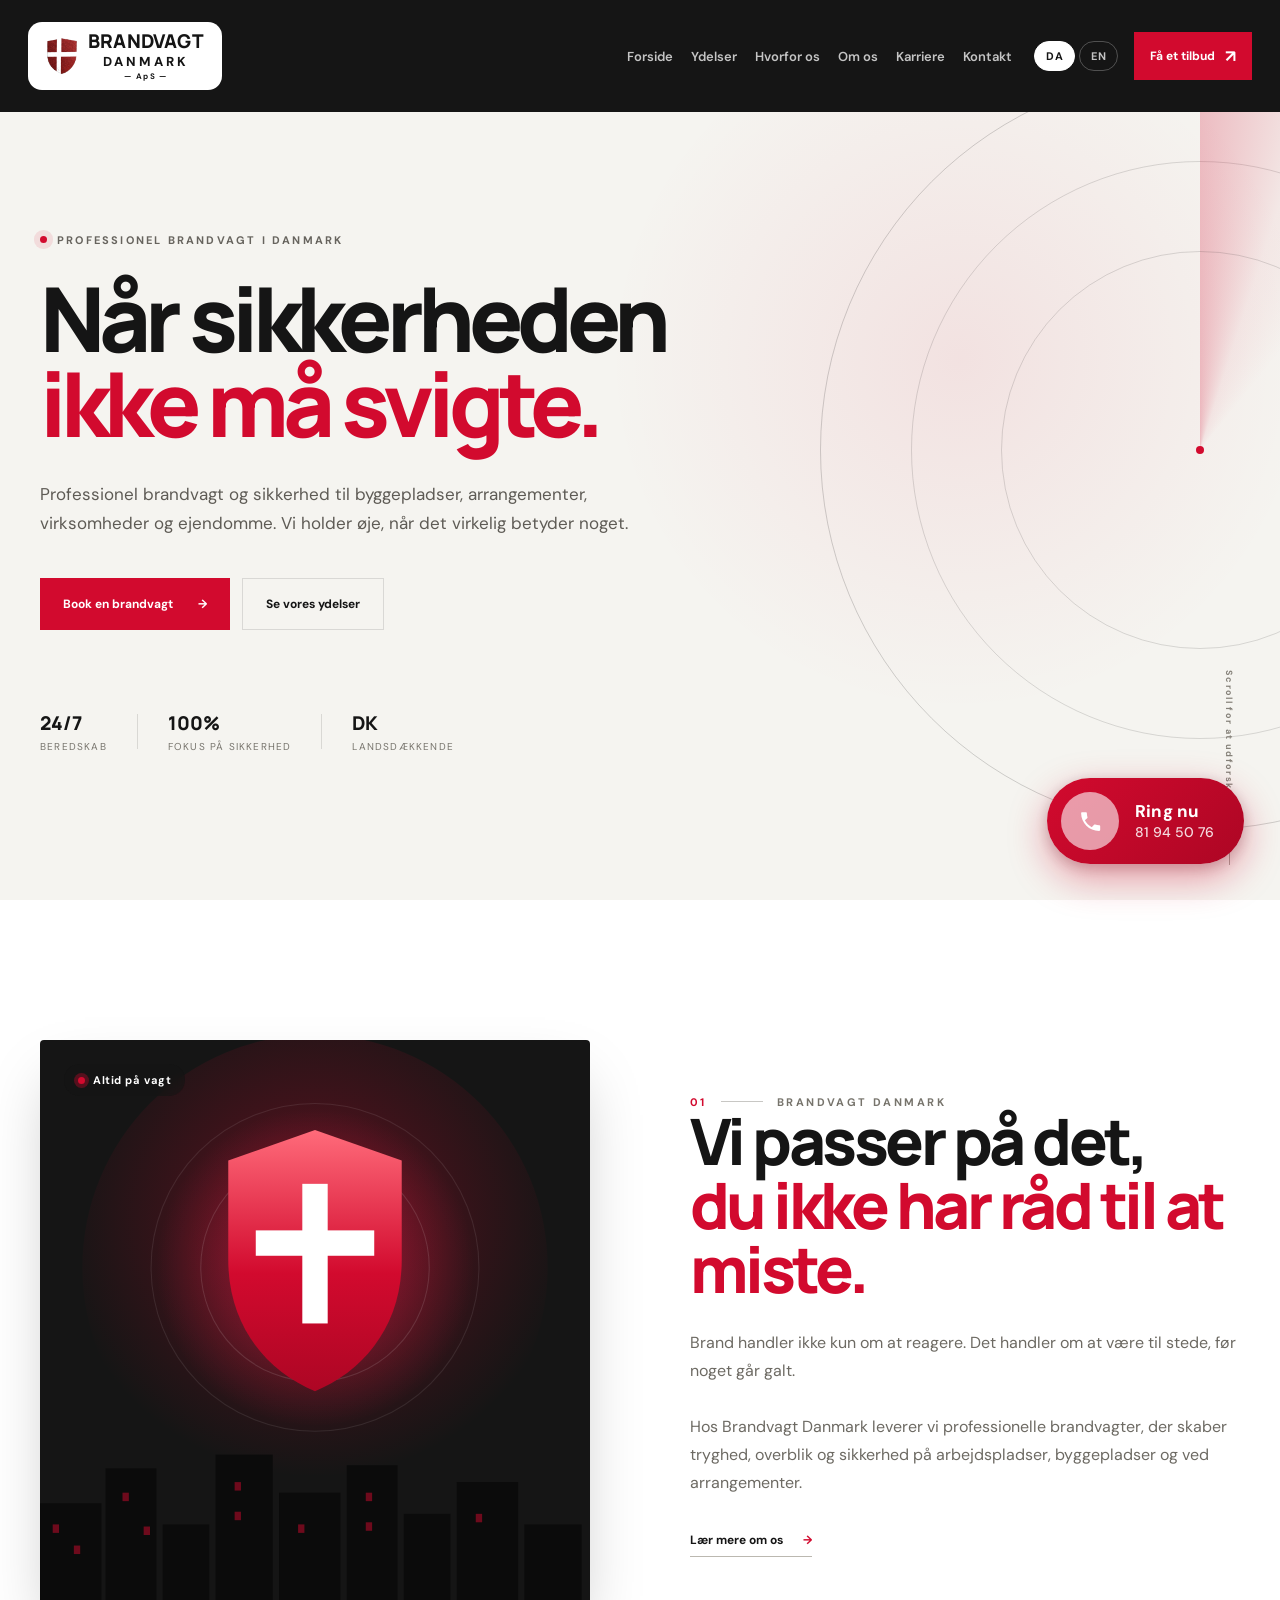
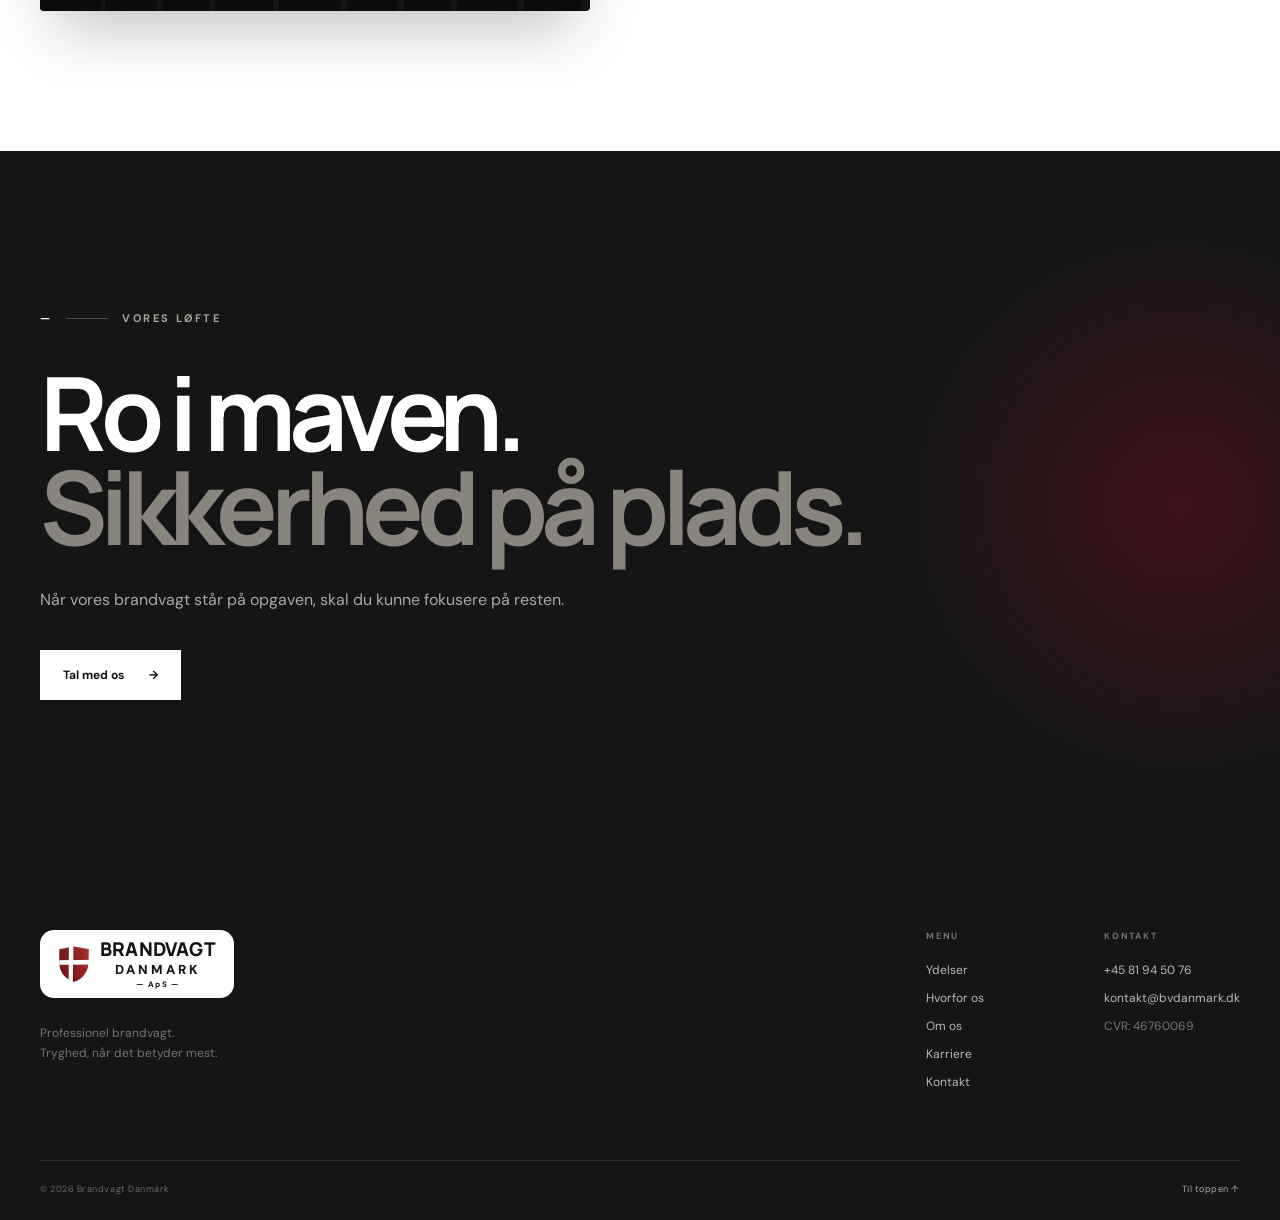
<file: index.html>
<!DOCTYPE html>
<html lang="da">
<head>
  <meta charset="UTF-8" />

  <meta
    name="viewport"
    content="width=device-width, initial-scale=1.0"
  />

  <meta
    name="description"
    content="Brandvagt Danmark – professionel brandvagt og sikkerhed i Danmark."
  />

  <meta name="keywords" content="brandvagt, brandvagt Danmark, brandvagtordning, brandvagt byggeplads, brandvagt events, brandvagt pris, bygningsreglementet brandvagt" />
  <meta name="robots" content="index, follow" />
  <meta name="author" content="Brandvagt Danmark ApS" />
  <link rel="canonical" href="https://bvdanmark.dk/" />

  <meta property="og:title" content="Brandvagt Danmark | Professionel Brandvagt" />
  <meta property="og:description" content="Brandvagt Danmark – professionel brandvagt og sikkerhed i Danmark." />
  <meta property="og:image" content="https://bvdanmark.dk/assets/brandvagt-logo.png" />
  <meta property="og:url" content="https://bvdanmark.dk/" />
  <meta property="og:locale" content="da_DK" />
  <meta property="og:type" content="website" />
  <meta name="twitter:card" content="summary_large_image" />
  <meta name="theme-color" content="#151515" />

  <link rel="icon" type="image/png" sizes="32x32" href="/assets/favicon-32.png?v=1" />
  <link rel="icon" type="image/png" sizes="16x16" href="/assets/favicon-16.png?v=1" />
  <link rel="icon" type="image/svg+xml" href="/assets/favicon.svg?v=2" />
  <link rel="apple-touch-icon" href="/assets/apple-touch-icon.png?v=1" />
  <link rel="preconnect" href="https://fonts.googleapis.com" />
  <link rel="preconnect" href="https://fonts.gstatic.com" crossorigin />
  <link rel="stylesheet" href="/src/styles.css" />

  <title>Brandvagt Danmark | Professionel Brandvagt i Hele Danmark</title>

  <!-- Secure Privacy consent banner (CMP) -->
  <script src="https://app.secureprivacy.ai/script/6aac17761266cf57bf0d7a5b.js"></script>

  <!-- Google tag (gtag.js) -->
  <script async src="https://www.googletagmanager.com/gtag/js?id=G-7GGMCPCW8L"></script>
  <script>
    window.dataLayer = window.dataLayer || [];
    function gtag(){dataLayer.push(arguments);}
    gtag('js', new Date());

    gtag('config', 'G-7GGMCPCW8L');
  </script>

  <!-- Structured data: LocalBusiness -->
  <script type="application/ld+json">
  {
    "@context": "https://schema.org",
    "@type": "LocalBusiness",
    "@id": "https://bvdanmark.dk/#organization",
    "name": "Brandvagt Danmark",
    "legalName": "Brandvagt Danmark ApS",
    "alternateName": "BV Danmark",
    "url": "https://bvdanmark.dk/",
    "logo": "https://bvdanmark.dk/assets/brandvagt-logo.png",
    "image": "https://bvdanmark.dk/assets/brandvagt-logo.png",
    "description": "Professionel brandvagt og brandvagtordning til byggepladser, events, ejendomme og virksomheder i hele Danmark.",
    "telephone": "+4581945076",
    "email": "kontakt@bvdanmark.dk",
    "vatID": "DK46760069",
    "priceRange": "$$",
    "address": {
      "@type": "PostalAddress",
      "streetAddress": "Bindeledet 19",
      "postalCode": "2880",
      "addressLocality": "København",
      "addressCountry": "DK"
    },
    "areaServed": {
      "@type": "Country",
      "name": "Denmark"
    },
    "aggregateRating": {
      "@type": "AggregateRating",
      "ratingValue": "5.0",
      "reviewCount": "2"
    },
    "openingHoursSpecification": {
      "@type": "OpeningHoursSpecification",
      "dayOfWeek": [
        "Monday","Tuesday","Wednesday","Thursday","Friday","Saturday","Sunday"
      ],
      "opens": "00:00",
      "closes": "23:59"
    },
    "sameAs": []
  }
  </script>
</head>

<body>

  <div id="app"></div>

  <script type="module" src="/src/app.js"></script>

</body>
</html>
</file>
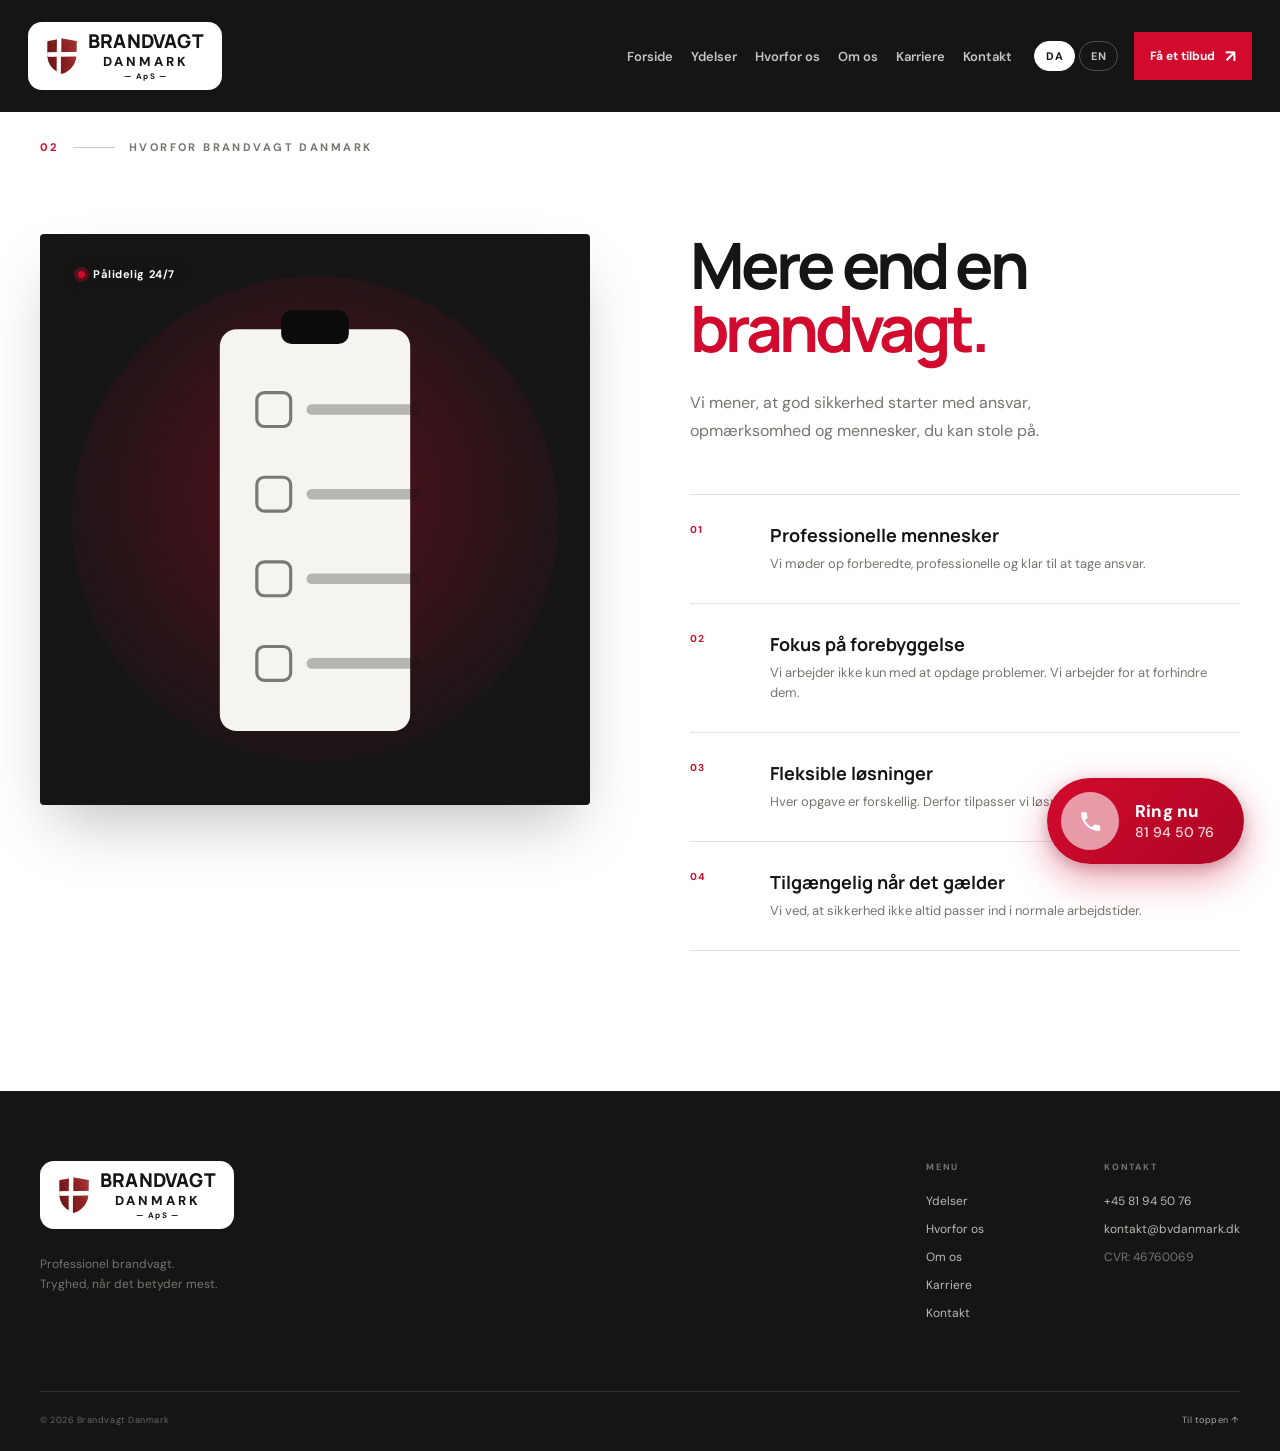
<file: hvorfor-os.html>
<!DOCTYPE html>
<html lang="da">
<head>
  <meta charset="UTF-8" />

  <meta
    name="viewport"
    content="width=device-width, initial-scale=1.0"
  />

  <meta
    name="description"
    content="Hvorfor vælge Brandvagt Danmark? Professionelle mennesker, fokus på forebyggelse og fleksible løsninger."
  />

  <meta name="keywords" content="brandvagt, brandvagt Danmark, brandvagtordning, brandvagt byggeplads, brandvagt events, brandvagt pris, bygningsreglementet brandvagt" />
  <meta name="robots" content="index, follow" />
  <meta name="author" content="Brandvagt Danmark ApS" />
  <link rel="canonical" href="https://bvdanmark.dk/hvorfor-os" />

  <meta property="og:title" content="Hvorfor os | Brandvagt Danmark" />
  <meta property="og:description" content="Hvorfor vælge Brandvagt Danmark? Professionelle mennesker, fokus på forebyggelse og fleksible løsninger." />
  <meta property="og:image" content="https://bvdanmark.dk/assets/brandvagt-logo.png" />
  <meta property="og:url" content="https://bvdanmark.dk/hvorfor-os" />
  <meta property="og:locale" content="da_DK" />
  <meta property="og:type" content="website" />
  <meta name="twitter:card" content="summary_large_image" />
  <meta name="theme-color" content="#151515" />

  <link rel="icon" type="image/png" sizes="32x32" href="/assets/favicon-32.png?v=1" />
  <link rel="icon" type="image/png" sizes="16x16" href="/assets/favicon-16.png?v=1" />
  <link rel="icon" type="image/svg+xml" href="/assets/favicon.svg?v=2" />
  <link rel="apple-touch-icon" href="/assets/apple-touch-icon.png?v=1" />
  <link rel="preconnect" href="https://fonts.googleapis.com" />
  <link rel="preconnect" href="https://fonts.gstatic.com" crossorigin />
  <link rel="stylesheet" href="/src/styles.css" />

  <title>Hvorfor os | Brandvagt Danmark</title>

  <!-- Secure Privacy consent banner (CMP) -->
  <script src="https://app.secureprivacy.ai/script/6aac17761266cf57bf0d7a5b.js"></script>

  <!-- Google tag (gtag.js) -->
  <script async src="https://www.googletagmanager.com/gtag/js?id=G-7GGMCPCW8L"></script>
  <script>
    window.dataLayer = window.dataLayer || [];
    function gtag(){dataLayer.push(arguments);}
    gtag('js', new Date());

    gtag('config', 'G-7GGMCPCW8L');
  </script>

  <!-- Structured data: LocalBusiness -->
  <script type="application/ld+json">
  {
    "@context": "https://schema.org",
    "@type": "LocalBusiness",
    "@id": "https://bvdanmark.dk/#organization",
    "name": "Brandvagt Danmark",
    "legalName": "Brandvagt Danmark ApS",
    "alternateName": "BV Danmark",
    "url": "https://bvdanmark.dk/",
    "logo": "https://bvdanmark.dk/assets/brandvagt-logo.png",
    "image": "https://bvdanmark.dk/assets/brandvagt-logo.png",
    "description": "Professionel brandvagt og brandvagtordning til byggepladser, events, ejendomme og virksomheder i hele Danmark.",
    "telephone": "+4581945076",
    "email": "kontakt@bvdanmark.dk",
    "vatID": "DK46760069",
    "priceRange": "$$",
    "address": {
      "@type": "PostalAddress",
      "streetAddress": "Bindeledet 19",
      "postalCode": "2880",
      "addressLocality": "København",
      "addressCountry": "DK"
    },
    "areaServed": {
      "@type": "Country",
      "name": "Denmark"
    },
    "aggregateRating": {
      "@type": "AggregateRating",
      "ratingValue": "5.0",
      "reviewCount": "2"
    },
    "openingHoursSpecification": {
      "@type": "OpeningHoursSpecification",
      "dayOfWeek": [
        "Monday","Tuesday","Wednesday","Thursday","Friday","Saturday","Sunday"
      ],
      "opens": "00:00",
      "closes": "23:59"
    },
    "sameAs": []
  }
  </script>
</head>

<body>

  <div id="app"></div>

  <script type="module" src="/src/app.js"></script>

</body>
</html>
</file>
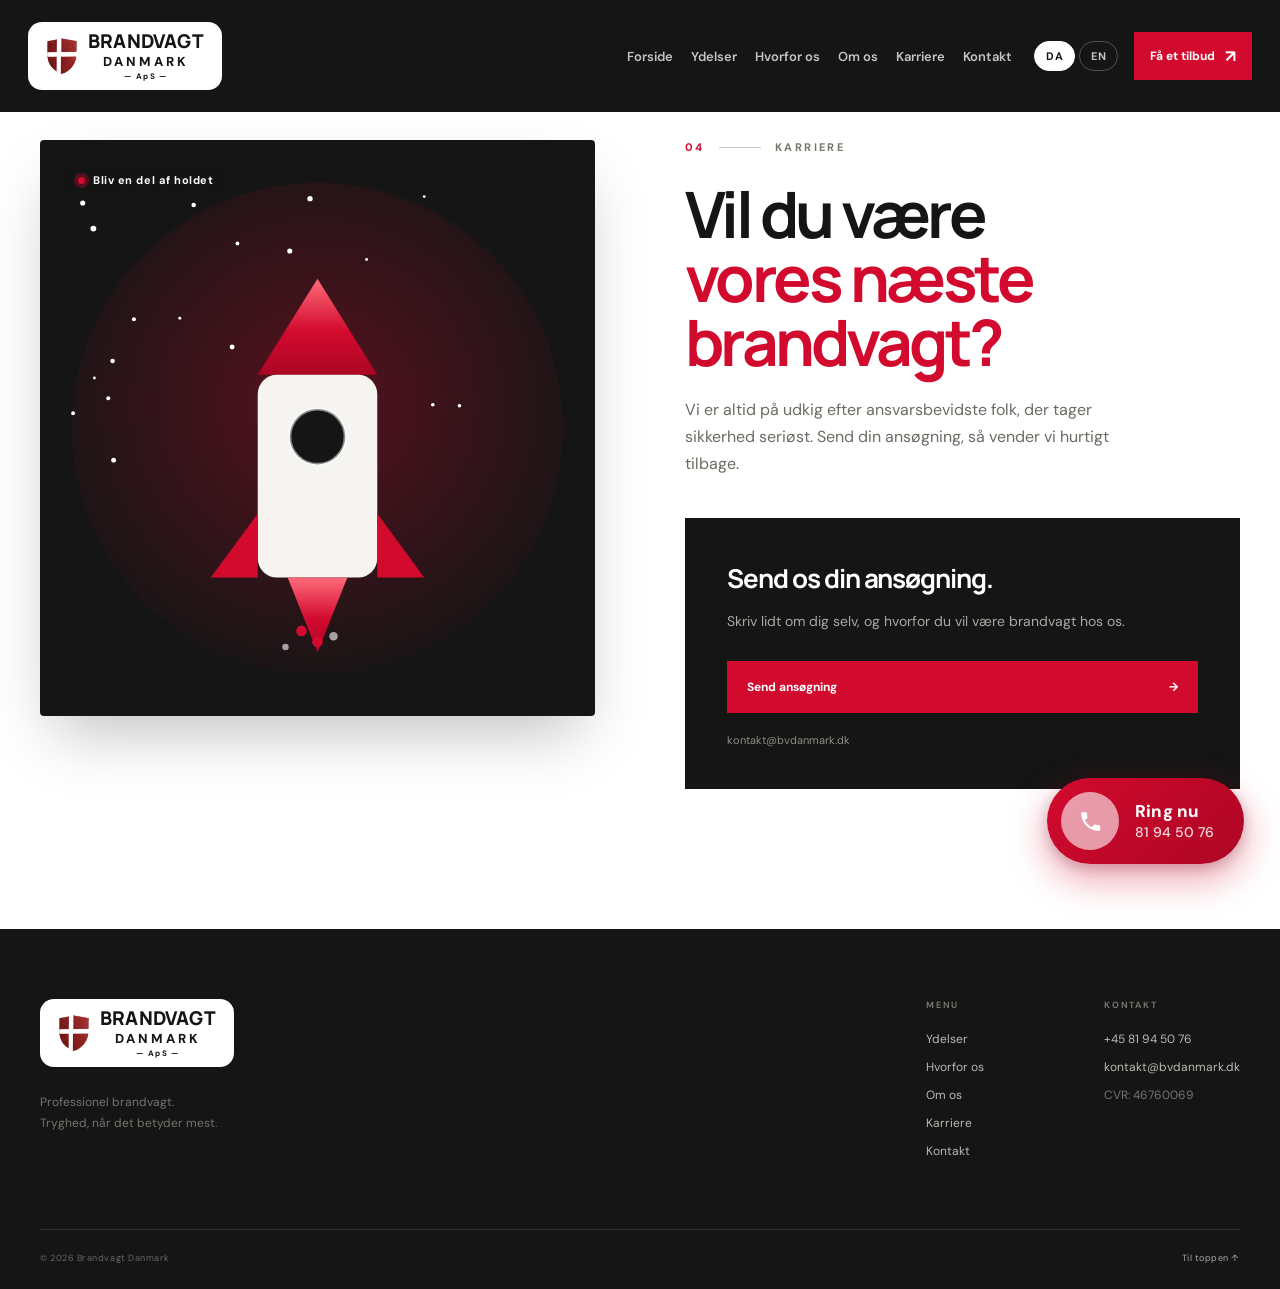
<file: karriere.html>
<!DOCTYPE html>
<html lang="da">
<head>
  <meta charset="UTF-8" />

  <meta
    name="viewport"
    content="width=device-width, initial-scale=1.0"
  />

  <meta
    name="description"
    content="Vil du være vores næste brandvagt? Send din ansøgning til Brandvagt Danmark i dag."
  />

  <meta name="keywords" content="brandvagt, brandvagt Danmark, brandvagtordning, brandvagt byggeplads, brandvagt events, brandvagt pris, bygningsreglementet brandvagt" />
  <meta name="robots" content="index, follow" />
  <meta name="author" content="Brandvagt Danmark ApS" />
  <link rel="canonical" href="https://bvdanmark.dk/karriere" />

  <meta property="og:title" content="Karriere | Brandvagt Danmark" />
  <meta property="og:description" content="Vil du være vores næste brandvagt? Send din ansøgning til Brandvagt Danmark i dag." />
  <meta property="og:image" content="https://bvdanmark.dk/assets/brandvagt-logo.png" />
  <meta property="og:url" content="https://bvdanmark.dk/karriere" />
  <meta property="og:locale" content="da_DK" />
  <meta property="og:type" content="website" />
  <meta name="twitter:card" content="summary_large_image" />
  <meta name="theme-color" content="#151515" />

  <link rel="icon" type="image/png" sizes="32x32" href="/assets/favicon-32.png?v=1" />
  <link rel="icon" type="image/png" sizes="16x16" href="/assets/favicon-16.png?v=1" />
  <link rel="icon" type="image/svg+xml" href="/assets/favicon.svg?v=2" />
  <link rel="apple-touch-icon" href="/assets/apple-touch-icon.png?v=1" />
  <link rel="preconnect" href="https://fonts.googleapis.com" />
  <link rel="preconnect" href="https://fonts.gstatic.com" crossorigin />
  <link rel="stylesheet" href="/src/styles.css" />

  <title>Karriere | Brandvagt Danmark</title>

  <!-- Secure Privacy consent banner (CMP) -->
  <script src="https://app.secureprivacy.ai/script/6aac17761266cf57bf0d7a5b.js"></script>

  <!-- Google tag (gtag.js) -->
  <script async src="https://www.googletagmanager.com/gtag/js?id=G-7GGMCPCW8L"></script>
  <script>
    window.dataLayer = window.dataLayer || [];
    function gtag(){dataLayer.push(arguments);}
    gtag('js', new Date());

    gtag('config', 'G-7GGMCPCW8L');
  </script>

  <!-- Structured data: LocalBusiness -->
  <script type="application/ld+json">
  {
    "@context": "https://schema.org",
    "@type": "LocalBusiness",
    "@id": "https://bvdanmark.dk/#organization",
    "name": "Brandvagt Danmark",
    "legalName": "Brandvagt Danmark ApS",
    "alternateName": "BV Danmark",
    "url": "https://bvdanmark.dk/",
    "logo": "https://bvdanmark.dk/assets/brandvagt-logo.png",
    "image": "https://bvdanmark.dk/assets/brandvagt-logo.png",
    "description": "Professionel brandvagt og brandvagtordning til byggepladser, events, ejendomme og virksomheder i hele Danmark.",
    "telephone": "+4581945076",
    "email": "kontakt@bvdanmark.dk",
    "vatID": "DK46760069",
    "priceRange": "$$",
    "address": {
      "@type": "PostalAddress",
      "streetAddress": "Bindeledet 19",
      "postalCode": "2880",
      "addressLocality": "København",
      "addressCountry": "DK"
    },
    "areaServed": {
      "@type": "Country",
      "name": "Denmark"
    },
    "aggregateRating": {
      "@type": "AggregateRating",
      "ratingValue": "5.0",
      "reviewCount": "2"
    },
    "openingHoursSpecification": {
      "@type": "OpeningHoursSpecification",
      "dayOfWeek": [
        "Monday","Tuesday","Wednesday","Thursday","Friday","Saturday","Sunday"
      ],
      "opens": "00:00",
      "closes": "23:59"
    },
    "sameAs": []
  }
  </script>
</head>

<body>

  <div id="app"></div>

  <script type="module" src="/src/app.js"></script>

</body>
</html>
</file>
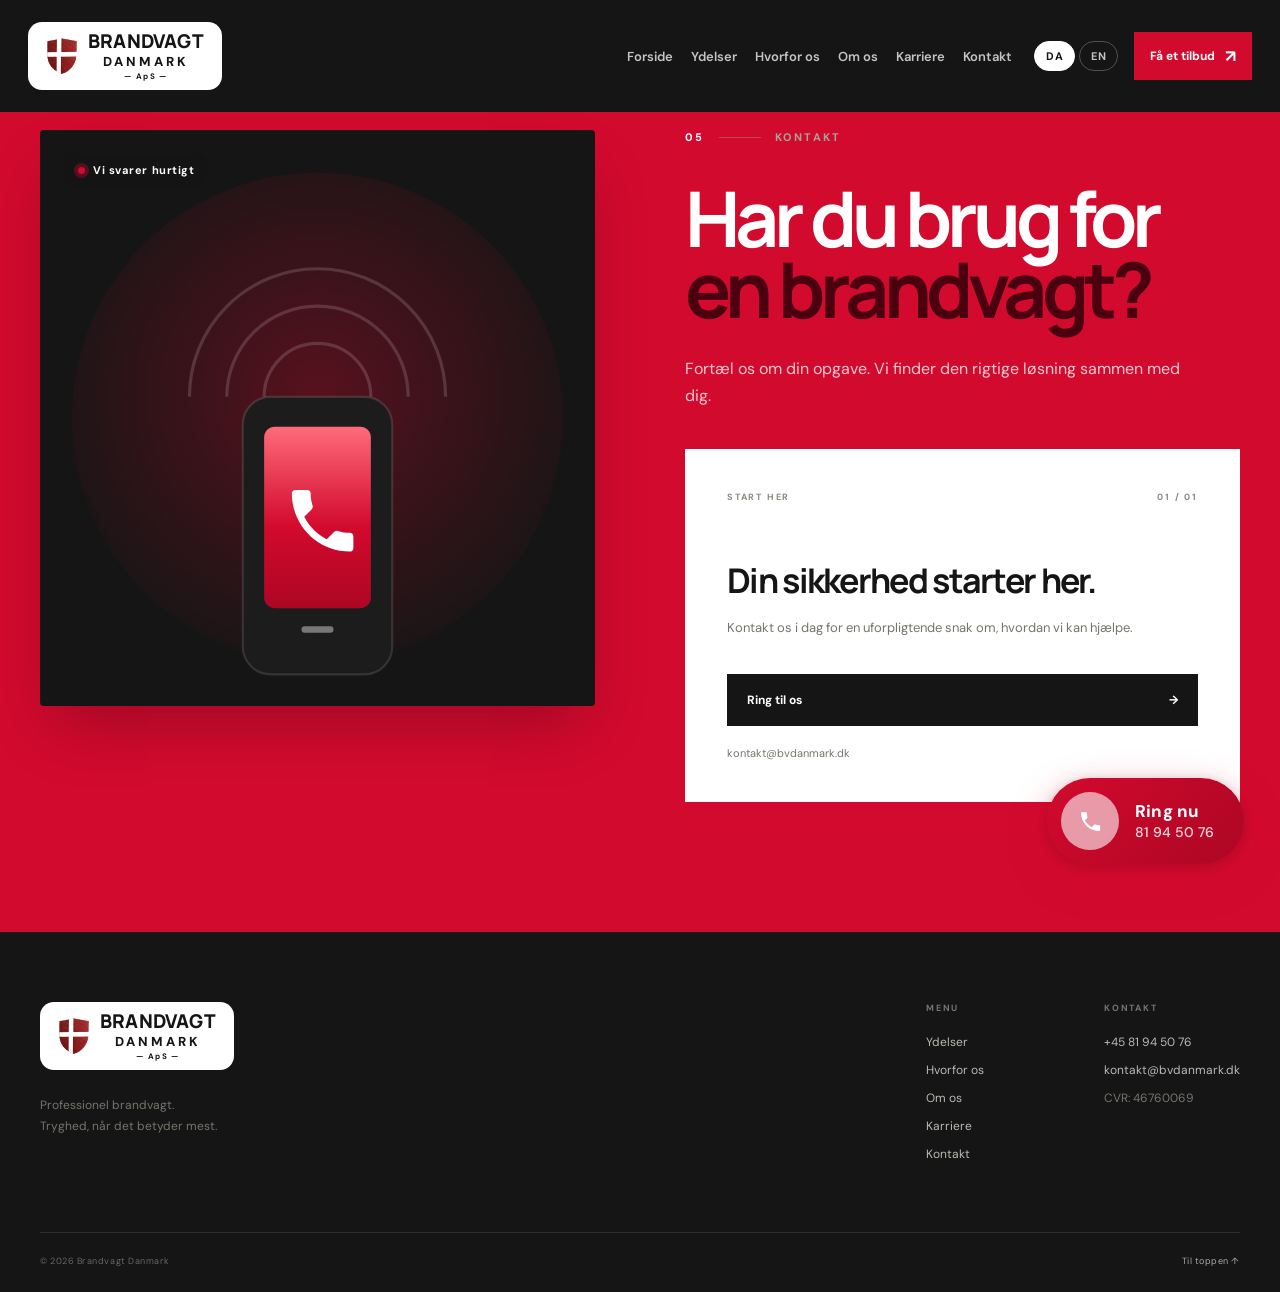
<file: kontakt.html>
<!DOCTYPE html>
<html lang="da">
<head>
  <meta charset="UTF-8" />

  <meta
    name="viewport"
    content="width=device-width, initial-scale=1.0"
  />

  <meta
    name="description"
    content="Kontakt Brandvagt Danmark for en uforpligtende snak om, hvordan vi kan hjælpe med brandvagt."
  />

  <meta name="keywords" content="brandvagt, brandvagt Danmark, brandvagtordning, brandvagt byggeplads, brandvagt events, brandvagt pris, bygningsreglementet brandvagt" />
  <meta name="robots" content="index, follow" />
  <meta name="author" content="Brandvagt Danmark ApS" />
  <link rel="canonical" href="https://bvdanmark.dk/kontakt" />

  <meta property="og:title" content="Kontakt | Brandvagt Danmark" />
  <meta property="og:description" content="Kontakt Brandvagt Danmark for en uforpligtende snak om, hvordan vi kan hjælpe med brandvagt." />
  <meta property="og:image" content="https://bvdanmark.dk/assets/brandvagt-logo.png" />
  <meta property="og:url" content="https://bvdanmark.dk/kontakt" />
  <meta property="og:locale" content="da_DK" />
  <meta property="og:type" content="website" />
  <meta name="twitter:card" content="summary_large_image" />
  <meta name="theme-color" content="#151515" />

  <link rel="icon" type="image/png" sizes="32x32" href="/assets/favicon-32.png?v=1" />
  <link rel="icon" type="image/png" sizes="16x16" href="/assets/favicon-16.png?v=1" />
  <link rel="icon" type="image/svg+xml" href="/assets/favicon.svg?v=2" />
  <link rel="apple-touch-icon" href="/assets/apple-touch-icon.png?v=1" />
  <link rel="preconnect" href="https://fonts.googleapis.com" />
  <link rel="preconnect" href="https://fonts.gstatic.com" crossorigin />
  <link rel="stylesheet" href="/src/styles.css" />

  <title>Kontakt | Brandvagt Danmark</title>

  <!-- Secure Privacy consent banner (CMP) -->
  <script src="https://app.secureprivacy.ai/script/6aac17761266cf57bf0d7a5b.js"></script>

  <!-- Google tag (gtag.js) -->
  <script async src="https://www.googletagmanager.com/gtag/js?id=G-7GGMCPCW8L"></script>
  <script>
    window.dataLayer = window.dataLayer || [];
    function gtag(){dataLayer.push(arguments);}
    gtag('js', new Date());

    gtag('config', 'G-7GGMCPCW8L');
  </script>

  <!-- Structured data: LocalBusiness -->
  <script type="application/ld+json">
  {
    "@context": "https://schema.org",
    "@type": "LocalBusiness",
    "@id": "https://bvdanmark.dk/#organization",
    "name": "Brandvagt Danmark",
    "legalName": "Brandvagt Danmark ApS",
    "alternateName": "BV Danmark",
    "url": "https://bvdanmark.dk/",
    "logo": "https://bvdanmark.dk/assets/brandvagt-logo.png",
    "image": "https://bvdanmark.dk/assets/brandvagt-logo.png",
    "description": "Professionel brandvagt og brandvagtordning til byggepladser, events, ejendomme og virksomheder i hele Danmark.",
    "telephone": "+4581945076",
    "email": "kontakt@bvdanmark.dk",
    "vatID": "DK46760069",
    "priceRange": "$$",
    "address": {
      "@type": "PostalAddress",
      "streetAddress": "Bindeledet 19",
      "postalCode": "2880",
      "addressLocality": "København",
      "addressCountry": "DK"
    },
    "areaServed": {
      "@type": "Country",
      "name": "Denmark"
    },
    "aggregateRating": {
      "@type": "AggregateRating",
      "ratingValue": "5.0",
      "reviewCount": "2"
    },
    "openingHoursSpecification": {
      "@type": "OpeningHoursSpecification",
      "dayOfWeek": [
        "Monday","Tuesday","Wednesday","Thursday","Friday","Saturday","Sunday"
      ],
      "opens": "00:00",
      "closes": "23:59"
    },
    "sameAs": []
  }
  </script>
</head>

<body>

  <div id="app"></div>

  <script type="module" src="/src/app.js"></script>

</body>
</html>
</file>
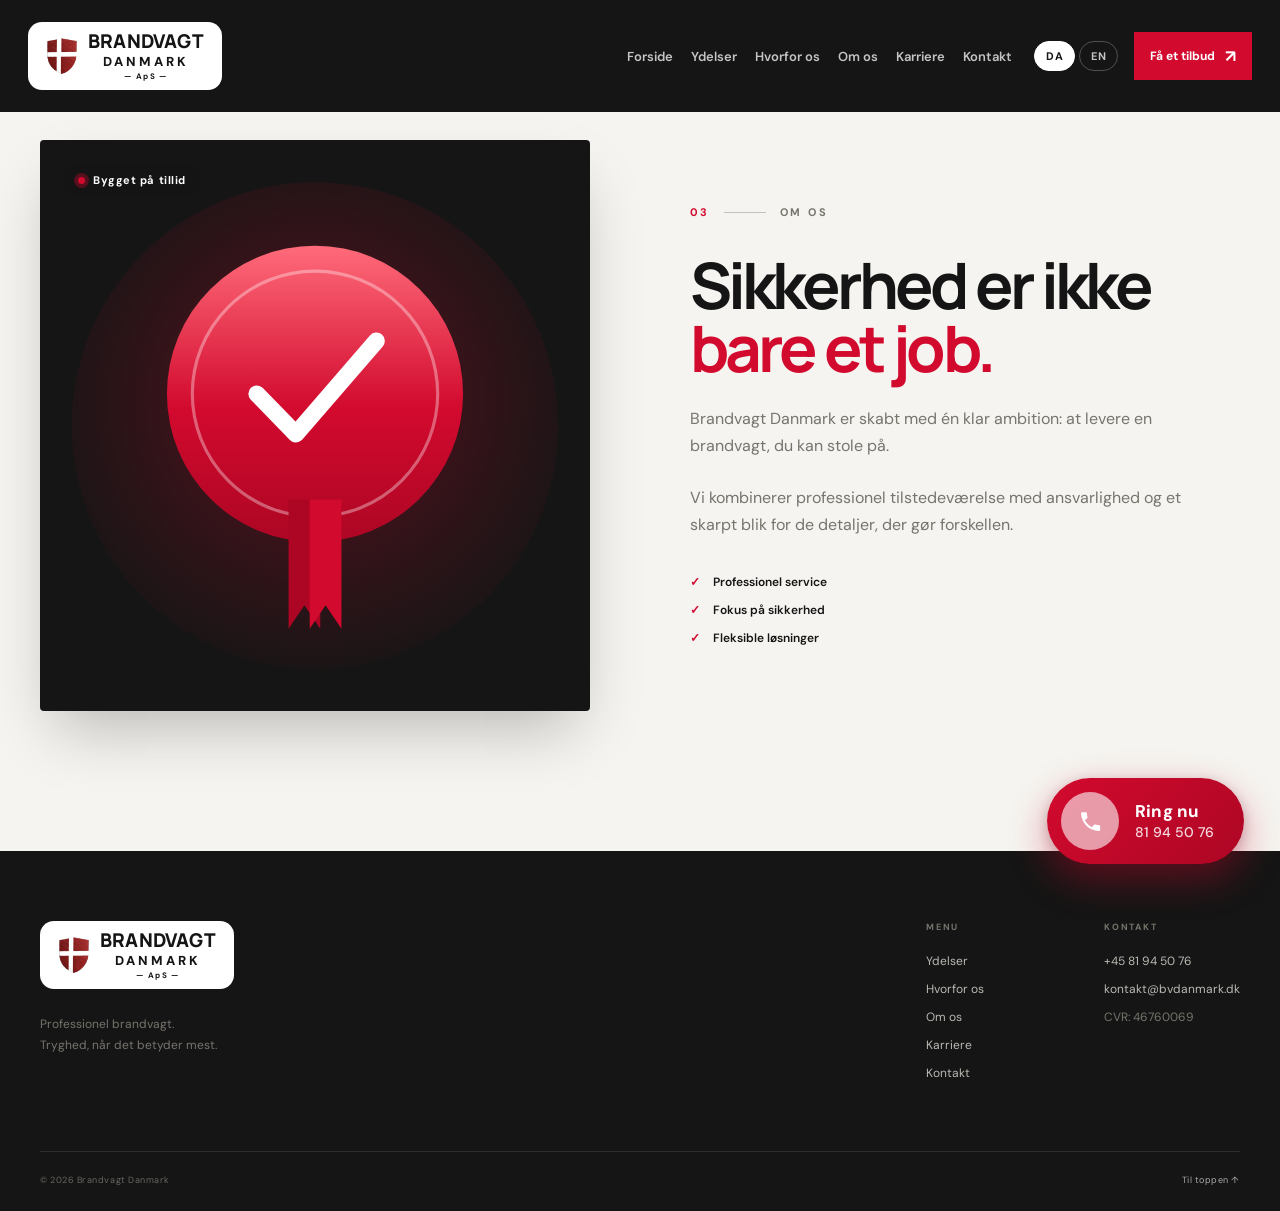
<file: om-os.html>
<!DOCTYPE html>
<html lang="da">
<head>
  <meta charset="UTF-8" />

  <meta
    name="viewport"
    content="width=device-width, initial-scale=1.0"
  />

  <meta
    name="description"
    content="Om Brandvagt Danmark – skabt med én klar ambition: at levere en brandvagt, du kan stole på."
  />

  <meta name="keywords" content="brandvagt, brandvagt Danmark, brandvagtordning, brandvagt byggeplads, brandvagt events, brandvagt pris, bygningsreglementet brandvagt" />
  <meta name="robots" content="index, follow" />
  <meta name="author" content="Brandvagt Danmark ApS" />
  <link rel="canonical" href="https://bvdanmark.dk/om-os" />

  <meta property="og:title" content="Om os | Brandvagt Danmark" />
  <meta property="og:description" content="Om Brandvagt Danmark – skabt med én klar ambition: at levere en brandvagt, du kan stole på." />
  <meta property="og:image" content="https://bvdanmark.dk/assets/brandvagt-logo.png" />
  <meta property="og:url" content="https://bvdanmark.dk/om-os" />
  <meta property="og:locale" content="da_DK" />
  <meta property="og:type" content="website" />
  <meta name="twitter:card" content="summary_large_image" />
  <meta name="theme-color" content="#151515" />

  <link rel="icon" type="image/png" sizes="32x32" href="/assets/favicon-32.png?v=1" />
  <link rel="icon" type="image/png" sizes="16x16" href="/assets/favicon-16.png?v=1" />
  <link rel="icon" type="image/svg+xml" href="/assets/favicon.svg?v=2" />
  <link rel="apple-touch-icon" href="/assets/apple-touch-icon.png?v=1" />
  <link rel="preconnect" href="https://fonts.googleapis.com" />
  <link rel="preconnect" href="https://fonts.gstatic.com" crossorigin />
  <link rel="stylesheet" href="/src/styles.css" />

  <title>Om os | Brandvagt Danmark</title>

  <!-- Secure Privacy consent banner (CMP) -->
  <script src="https://app.secureprivacy.ai/script/6aac17761266cf57bf0d7a5b.js"></script>

  <!-- Google tag (gtag.js) -->
  <script async src="https://www.googletagmanager.com/gtag/js?id=G-7GGMCPCW8L"></script>
  <script>
    window.dataLayer = window.dataLayer || [];
    function gtag(){dataLayer.push(arguments);}
    gtag('js', new Date());

    gtag('config', 'G-7GGMCPCW8L');
  </script>

  <!-- Structured data: LocalBusiness -->
  <script type="application/ld+json">
  {
    "@context": "https://schema.org",
    "@type": "LocalBusiness",
    "@id": "https://bvdanmark.dk/#organization",
    "name": "Brandvagt Danmark",
    "legalName": "Brandvagt Danmark ApS",
    "alternateName": "BV Danmark",
    "url": "https://bvdanmark.dk/",
    "logo": "https://bvdanmark.dk/assets/brandvagt-logo.png",
    "image": "https://bvdanmark.dk/assets/brandvagt-logo.png",
    "description": "Professionel brandvagt og brandvagtordning til byggepladser, events, ejendomme og virksomheder i hele Danmark.",
    "telephone": "+4581945076",
    "email": "kontakt@bvdanmark.dk",
    "vatID": "DK46760069",
    "priceRange": "$$",
    "address": {
      "@type": "PostalAddress",
      "streetAddress": "Bindeledet 19",
      "postalCode": "2880",
      "addressLocality": "København",
      "addressCountry": "DK"
    },
    "areaServed": {
      "@type": "Country",
      "name": "Denmark"
    },
    "aggregateRating": {
      "@type": "AggregateRating",
      "ratingValue": "5.0",
      "reviewCount": "2"
    },
    "openingHoursSpecification": {
      "@type": "OpeningHoursSpecification",
      "dayOfWeek": [
        "Monday","Tuesday","Wednesday","Thursday","Friday","Saturday","Sunday"
      ],
      "opens": "00:00",
      "closes": "23:59"
    },
    "sameAs": []
  }
  </script>
</head>

<body>

  <div id="app"></div>

  <script type="module" src="/src/app.js"></script>

</body>
</html>
</file>
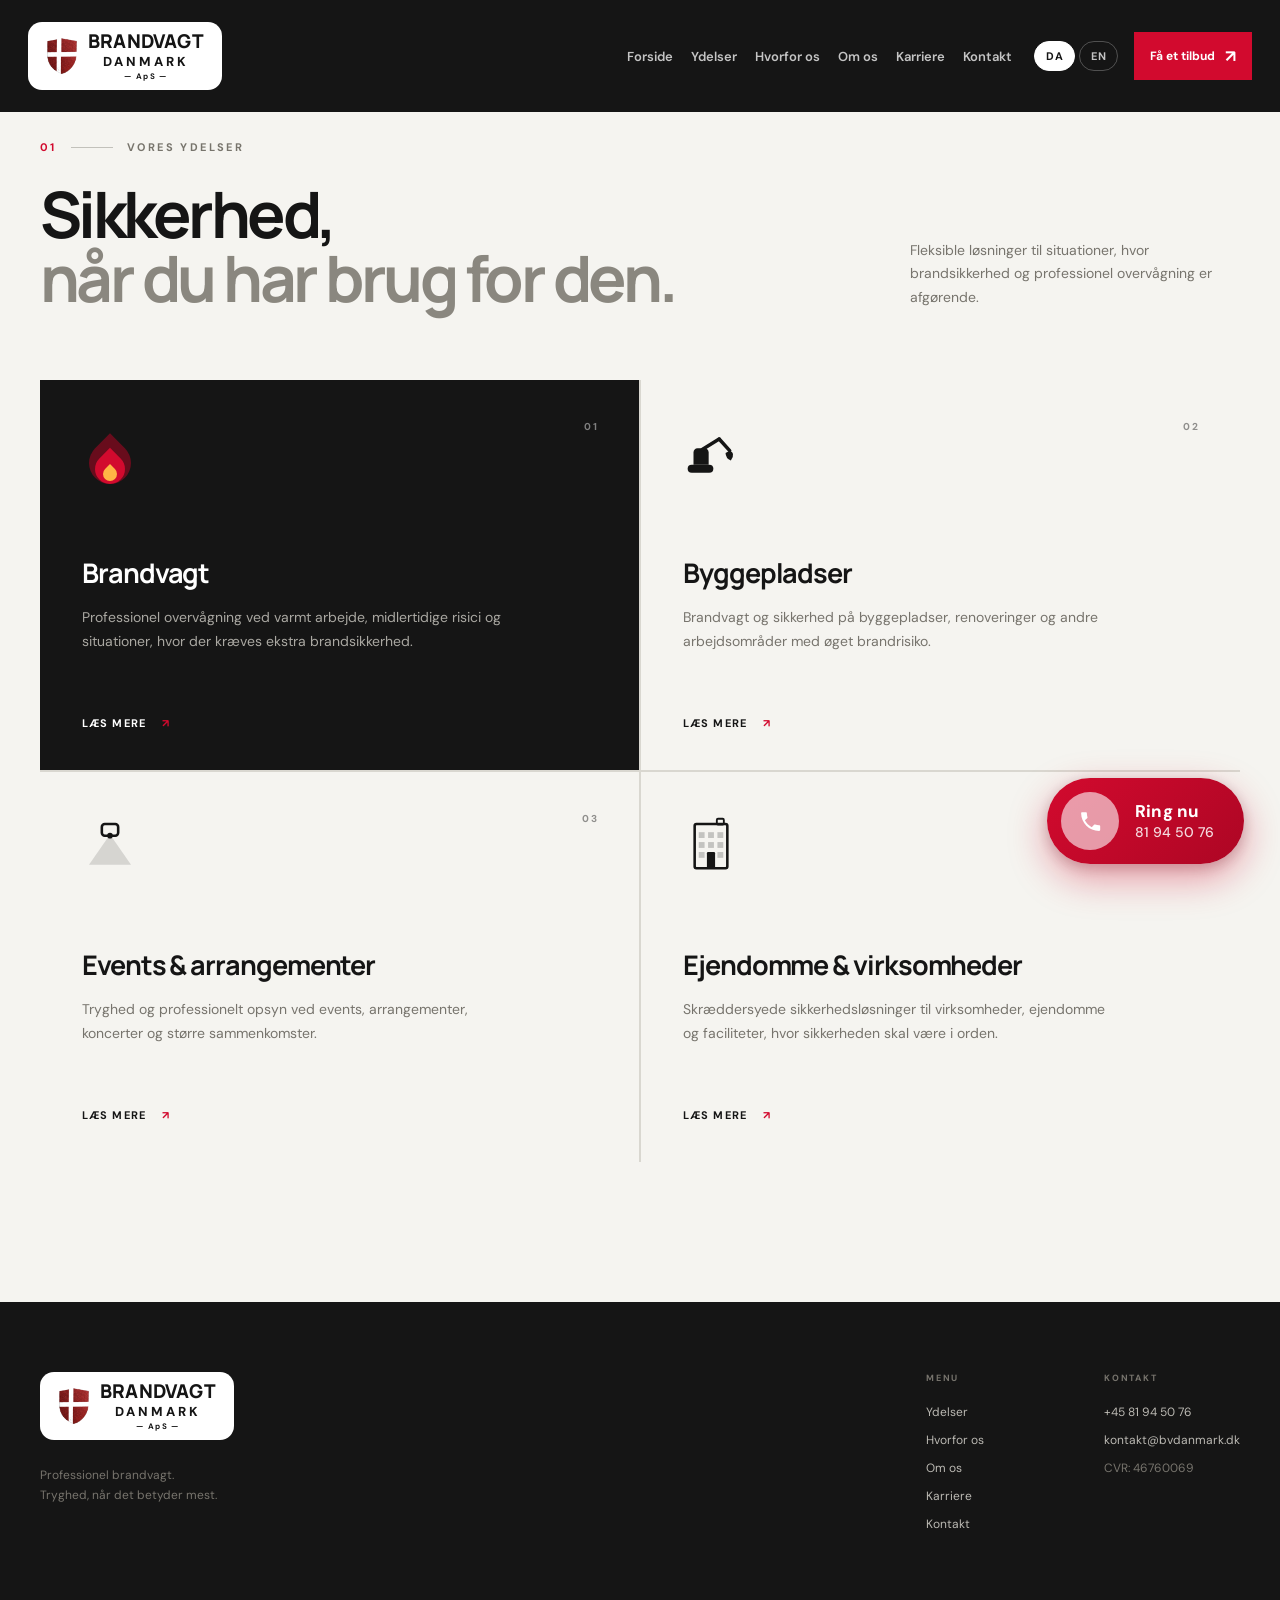
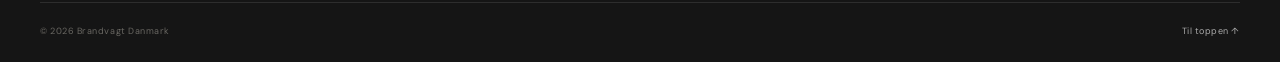
<file: ydelser.html>
<!DOCTYPE html>
<html lang="da">
<head>
  <meta charset="UTF-8" />

  <meta
    name="viewport"
    content="width=device-width, initial-scale=1.0"
  />

  <meta
    name="description"
    content="Vores ydelser: brandvagt, byggepladser, events og arrangementer, samt ejendomme og virksomheder."
  />

  <meta name="keywords" content="brandvagt, brandvagt Danmark, brandvagtordning, brandvagt byggeplads, brandvagt events, brandvagt pris, bygningsreglementet brandvagt" />
  <meta name="robots" content="index, follow" />
  <meta name="author" content="Brandvagt Danmark ApS" />
  <link rel="canonical" href="https://bvdanmark.dk/ydelser" />

  <meta property="og:title" content="Ydelser | Brandvagt Danmark" />
  <meta property="og:description" content="Vores ydelser: brandvagt, byggepladser, events og arrangementer, samt ejendomme og virksomheder." />
  <meta property="og:image" content="https://bvdanmark.dk/assets/brandvagt-logo.png" />
  <meta property="og:url" content="https://bvdanmark.dk/ydelser" />
  <meta property="og:locale" content="da_DK" />
  <meta property="og:type" content="website" />
  <meta name="twitter:card" content="summary_large_image" />
  <meta name="theme-color" content="#151515" />

  <link rel="icon" type="image/png" sizes="32x32" href="/assets/favicon-32.png?v=1" />
  <link rel="icon" type="image/png" sizes="16x16" href="/assets/favicon-16.png?v=1" />
  <link rel="icon" type="image/svg+xml" href="/assets/favicon.svg?v=2" />
  <link rel="apple-touch-icon" href="/assets/apple-touch-icon.png?v=1" />
  <link rel="preconnect" href="https://fonts.googleapis.com" />
  <link rel="preconnect" href="https://fonts.gstatic.com" crossorigin />
  <link rel="stylesheet" href="/src/styles.css" />

  <title>Ydelser | Brandvagt Danmark</title>

  <!-- Secure Privacy consent banner (CMP) -->
  <script src="https://app.secureprivacy.ai/script/6aac17761266cf57bf0d7a5b.js"></script>

  <!-- Google tag (gtag.js) -->
  <script async src="https://www.googletagmanager.com/gtag/js?id=G-7GGMCPCW8L"></script>
  <script>
    window.dataLayer = window.dataLayer || [];
    function gtag(){dataLayer.push(arguments);}
    gtag('js', new Date());

    gtag('config', 'G-7GGMCPCW8L');
  </script>

  <!-- Structured data: LocalBusiness -->
  <script type="application/ld+json">
  {
    "@context": "https://schema.org",
    "@type": "LocalBusiness",
    "@id": "https://bvdanmark.dk/#organization",
    "name": "Brandvagt Danmark",
    "legalName": "Brandvagt Danmark ApS",
    "alternateName": "BV Danmark",
    "url": "https://bvdanmark.dk/",
    "logo": "https://bvdanmark.dk/assets/brandvagt-logo.png",
    "image": "https://bvdanmark.dk/assets/brandvagt-logo.png",
    "description": "Professionel brandvagt og brandvagtordning til byggepladser, events, ejendomme og virksomheder i hele Danmark.",
    "telephone": "+4581945076",
    "email": "kontakt@bvdanmark.dk",
    "vatID": "DK46760069",
    "priceRange": "$$",
    "address": {
      "@type": "PostalAddress",
      "streetAddress": "Bindeledet 19",
      "postalCode": "2880",
      "addressLocality": "København",
      "addressCountry": "DK"
    },
    "areaServed": {
      "@type": "Country",
      "name": "Denmark"
    },
    "aggregateRating": {
      "@type": "AggregateRating",
      "ratingValue": "5.0",
      "reviewCount": "2"
    },
    "openingHoursSpecification": {
      "@type": "OpeningHoursSpecification",
      "dayOfWeek": [
        "Monday","Tuesday","Wednesday","Thursday","Friday","Saturday","Sunday"
      ],
      "opens": "00:00",
      "closes": "23:59"
    },
    "sameAs": []
  }
  </script>
</head>

<body>

  <div id="app"></div>

  <script type="module" src="/src/app.js"></script>

</body>
</html>
</file>
<file: src/styles.css>
@import url('https://fonts.googleapis.com/css2?family=DM+Sans:wght@400;500;600;700&family=Manrope:wght@400;500;600;700;800&display=swap');


/* =========================
   RESET
========================= */

* {
  margin: 0;
  padding: 0;
  box-sizing: border-box;
}

html {
  scroll-behavior: smooth;
}

body {
  font-family: "DM Sans", sans-serif;
  background: #f5f4f0;
  color: #151515;
  overflow-x: hidden;
}

a {
  color: inherit;
  text-decoration: none;
}

button {
  font: inherit;
}


/* =========================
   VARIABLES
========================= */

:root {
  --red: #d20a2e;
  --red-dark: #ad0624;
  --black: #151515;
  --dark: #191919;
  --cream: #f5f4f0;
  --white: #ffffff;
  --gray: #6e6c65;
  --border: rgba(21, 21, 21, 0.12);
}


/* =========================
   GENERAL
========================= */

.container {
  width: min(1200px, calc(100% - 48px));
  margin: 0 auto;
}

.section {
  padding: 140px 0;
}

.section-label {
  display: flex;
  align-items: center;
  gap: 14px;
  font-size: 11px;
  font-weight: 700;
  letter-spacing: 0.22em;
  color: #77746c;
}

.section-label > span:first-child {
  color: var(--red);
}

.label-line {
  width: 42px;
  height: 1px;
  background: currentColor;
  opacity: 0.4;
}

.section-label.light {
  color: #a7a49b;
}

.section-label.light > span:first-child {
  color: #ffffff;
}


/* =========================
   NAVBAR
========================= */

.navbar {
  position: fixed;
  top: 0;
  left: 0;
  width: 100%;
  z-index: 1000;
  padding: 22px 0;
  background: var(--black);
  transition: 0.3s ease;
}

.navbar.scrolled {
  background: rgba(21, 21, 21, 0.96);
  backdrop-filter: blur(18px);
  padding: 15px 0;
  border-bottom: 1px solid rgba(255, 255, 255, 0.08);
}

.nav-inner {
  width: min(1320px, calc(100% - 56px));
  margin: auto;
  display: flex;
  align-items: center;
  justify-content: space-between;
}

.brand {
  display: flex;
  align-items: center;
  gap: 12px;
}

.brand-logo {
  display: flex;
  align-items: center;
  gap: 10px;
}

.brand-shield {
  display: block;
  height: 38px;
  width: auto;
}

.brand-wordmark {
  display: flex;
  flex-direction: column;
  align-items: center;
  line-height: 1;
}

.brand-wordmark strong {
  font-family: "Manrope", sans-serif;
  font-size: 19px;
  font-weight: 800;
  letter-spacing: 0.01em;
  color: var(--black);
}

.brand-wordmark .brand-country {
  font-size: 13px;
  font-weight: 800;
  letter-spacing: 0.22em;
  color: var(--black);
  margin-top: 4px;
}

.brand-wordmark .brand-suffix {
  font-size: 8px;
  font-weight: 700;
  letter-spacing: 0.16em;
  color: var(--black);
  margin-top: 4px;
}

.brand-chip {
  display: inline-flex;
  align-items: center;
  background: white;
  padding: 10px 18px;
  border-radius: 14px;
}

.desktop-nav {
  display: flex;
  gap: 18px;
  margin-left: auto;
  margin-right: 22px;
  white-space: nowrap;
}

.desktop-nav a {
  font-size: 13px;
  font-weight: 600;
  color: rgba(255, 255, 255, 0.75);
  white-space: nowrap;
  transition: 0.2s;
}

.desktop-nav a:hover {
  color: var(--red);
}

.lang-switch {
  display: flex;
  gap: 4px;
  margin-right: 16px;
}

.lang-btn {
  background: none;
  border: 1px solid var(--border);
  padding: 7px 11px;
  border-radius: 100px;
  font-size: 11px;
  font-weight: 700;
  letter-spacing: 0.04em;
  color: #4e4c47;
  transition: 0.2s;
}

.lang-btn:hover {
  border-color: var(--black);
}

.lang-btn.active {
  background: var(--black);
  color: white;
  border-color: var(--black);
}

.nav-inner .lang-switch .lang-btn {
  border-color: rgba(255, 255, 255, 0.25);
  color: rgba(255, 255, 255, 0.75);
}

.nav-inner .lang-switch .lang-btn:hover {
  border-color: white;
}

.nav-inner .lang-switch .lang-btn.active {
  background: white;
  color: var(--black);
  border-color: white;
}

.lang-switch-mobile {
  display: none;
}

.nav-button {
  background: var(--red);
  color: white;
  padding: 13px 16px;
  font-size: 12px;
  font-weight: 700;
  display: flex;
  gap: 10px;
  align-items: center;
  white-space: nowrap;
  transition: 0.25s;
}

.nav-button:hover {
  background: var(--red-dark);
}

.nav-button span {
  font-size: 17px;
}

.menu-button {
  display: none;
  background: none;
  border: none;
  width: 42px;
  height: 42px;
  cursor: pointer;
}

.menu-button span {
  display: block;
  width: 24px;
  height: 2px;
  background: white;
  margin: 6px auto;
  transition: 0.25s;
}

.menu-button.active span:first-child {
  transform: translateY(4px) rotate(45deg);
}

.menu-button.active span:last-child {
  transform: translateY(-4px) rotate(-45deg);
}

.mobile-menu {
  display: none;
}


/* =========================
   CALL FAB
========================= */

.call-fab {
  position: fixed;
  right: 36px;
  bottom: 36px;
  z-index: 900;
  display: flex;
  align-items: center;
  gap: 16px;
  padding: 14px 30px 14px 14px;
  border-radius: 100px;
  background: linear-gradient(135deg, var(--red), var(--red-dark));
  color: white;
  text-decoration: none;
  box-shadow: 0 14px 38px rgba(210, 10, 46, 0.4), 0 4px 14px rgba(0, 0, 0, 0.2);
  transition: transform 0.4s cubic-bezier(0.34, 1.56, 0.64, 1), box-shadow 0.4s ease;
  animation: call-fab-intro 0.7s cubic-bezier(0.34, 1.56, 0.64, 1) 0.4s both;
}

@keyframes call-fab-intro {
  0% { transform: scale(0.4) translateY(30px); opacity: 0; }
  100% { transform: scale(1) translateY(0); opacity: 1; }
}

.call-fab:hover,
.call-fab:focus-visible {
  transform: translateY(-4px) scale(1.04);
  box-shadow: 0 20px 48px rgba(210, 10, 46, 0.5), 0 8px 20px rgba(0, 0, 0, 0.25);
}

.call-fab:active {
  transform: translateY(-1px) scale(0.98);
}

.call-fab-ping {
  position: absolute;
  left: 14px;
  top: 50%;
  width: 58px;
  height: 58px;
  transform: translateY(-50%);
  border-radius: 50%;
  background: rgba(255, 255, 255, 0.5);
  animation: call-fab-ping 2.6s ease-out infinite;
  pointer-events: none;
}

@keyframes call-fab-ping {
  0% { transform: translateY(-50%) scale(0.7); opacity: 0.55; }
  70% { transform: translateY(-50%) scale(1.55); opacity: 0; }
  100% { transform: translateY(-50%) scale(1.55); opacity: 0; }
}

.call-fab-icon {
  position: relative;
  width: 58px;
  height: 58px;
  border-radius: 50%;
  background: rgba(255, 255, 255, 0.18);
  display: flex;
  align-items: center;
  justify-content: center;
  flex-shrink: 0;
}

.call-fab-icon svg {
  width: 25px;
  height: 25px;
  transform-origin: center;
}

.call-fab:hover .call-fab-icon svg {
  animation: call-fab-ring 0.5s ease;
}

@keyframes call-fab-ring {
  0%, 100% { transform: rotate(0deg); }
  20% { transform: rotate(-18deg); }
  40% { transform: rotate(16deg); }
  60% { transform: rotate(-12deg); }
  80% { transform: rotate(8deg); }
}

.call-fab-text {
  display: flex;
  flex-direction: column;
  line-height: 1.2;
  white-space: nowrap;
}

.call-fab-label {
  font-size: 17px;
  font-weight: 800;
  letter-spacing: 0.01em;
}

.call-fab-number {
  font-size: 14px;
  font-weight: 500;
  color: rgba(255, 255, 255, 0.85);
  max-height: 22px;
  opacity: 1;
  margin-top: 2px;
  overflow: hidden;
}

@media (prefers-reduced-motion: reduce) {
  .call-fab {
    animation: none;
  }

  .call-fab-ping {
    animation: none;
    opacity: 0;
  }

  .call-fab:hover .call-fab-icon svg {
    animation: none;
  }
}

@media (max-width: 640px) {
  .call-fab {
    right: 18px;
    bottom: 22px;
    padding: 11px 22px 11px 11px;
    gap: 12px;
  }

  .call-fab-ping,
  .call-fab-icon {
    width: 50px;
    height: 50px;
  }

  .call-fab-icon svg {
    width: 21px;
    height: 21px;
  }

  .call-fab-label {
    font-size: 15px;
  }

  .call-fab-number {
    font-size: 12px;
    max-height: 20px;
    opacity: 1;
    margin-top: 2px;
  }
}


/* =========================
   HERO
========================= */

.hero {
  min-height: 100vh;
  position: relative;
  display: flex;
  align-items: center;
  overflow: hidden;
  background:
    radial-gradient(
      circle at 75% 40%,
      rgba(210, 10, 46, 0.08),
      transparent 32%
    ),
    var(--cream);
}

.hero-background {
  position: absolute;
  width: 760px;
  height: 760px;
  right: -300px;
  top: 50%;
  transform: translateY(-50%);
  border: 1px solid rgba(21, 21, 21, 0.18);
  border-radius: 50%;
}

.hero-background::before,
.hero-background::after {
  content: "";
  position: absolute;
  border: 1px solid rgba(21, 21, 21, 0.14);
  border-radius: 50%;
}

.hero-background::before {
  inset: 90px;
}

.hero-background::after {
  inset: 180px;
}

.radar-pulse {
  position: absolute;
  inset: 0;
  border: 1.5px solid rgba(210, 10, 46, 0.7);
  border-radius: 50%;
  transform: scale(0.2);
  opacity: 0;
  animation: radar-pulse 4s cubic-bezier(0.2, 0.6, 0.35, 1) infinite;
}

.radar-pulse:nth-child(2) {
  animation-delay: 1.3s;
}

.radar-pulse:nth-child(3) {
  animation-delay: 2.6s;
}

.radar-dot {
  position: absolute;
  left: 50%;
  top: 50%;
  width: 8px;
  height: 8px;
  margin: -4px 0 0 -4px;
  background: var(--red);
  border-radius: 50%;
  animation: radar-blip 2s ease-in-out infinite;
}

@keyframes radar-pulse {
  0% {
    transform: scale(0.2);
    opacity: 0.85;
  }
  70% {
    opacity: 0.3;
  }
  100% {
    transform: scale(1);
    opacity: 0;
  }
}

@keyframes radar-blip {
  0%, 100% {
    box-shadow: 0 0 0 0 rgba(210, 10, 46, 0.45);
  }
  50% {
    box-shadow: 0 0 0 14px rgba(210, 10, 46, 0);
  }
}

.radar-sweep {
  position: absolute;
  inset: 0;
  border-radius: 50%;
  overflow: hidden;
  animation: radar-sweep-spin 5.5s linear infinite;
}

.radar-sweep::before {
  content: "";
  position: absolute;
  inset: 0;
  background: conic-gradient(
    from 0deg,
    rgba(210, 10, 46, 0.24),
    rgba(210, 10, 46, 0.05) 5%,
    transparent 11%,
    transparent 100%
  );
}

@keyframes radar-sweep-spin {
  to { transform: rotate(360deg); }
}

.fire-contact {
  position: absolute;
  top: 38%;
  left: 32%;
  width: 46px;
  height: 46px;
  margin: -23px 0 0 -23px;
  opacity: 0;
  animation: fire-detect-cycle 5.5s ease-in-out infinite;
  animation-delay: -1.411s;
}

.fire-aim-icon {
  position: absolute;
  top: 50%;
  left: 50%;
  width: 24px;
  height: 24px;
  transform: translate(-50%, -50%);
  color: var(--black);
}

.aim-center-dot {
  transform-box: fill-box;
  transform-origin: center;
  animation: aim-pulse 1s ease-in-out infinite;
}

@keyframes aim-pulse {
  0%, 100% { opacity: 1; transform: scale(1); }
  50% { opacity: 0.5; transform: scale(1.6); }
}

.fire-corner {
  position: absolute;
  width: 10px;
  height: 10px;
  border: 1.5px solid var(--red);
  animation: fire-lock 5.5s ease-in-out infinite;
  animation-delay: -1.411s;
}

.fire-corner.tl { top: 0; left: 0; border-right: 0; border-bottom: 0; }
.fire-corner.tr { top: 0; right: 0; border-left: 0; border-bottom: 0; }
.fire-corner.bl { bottom: 0; left: 0; border-right: 0; border-top: 0; }
.fire-corner.br { bottom: 0; right: 0; border-left: 0; border-top: 0; }

@keyframes fire-detect-cycle {
  0%, 9% { opacity: 0; }
  10% { opacity: 1; }
  62% { opacity: 1; }
  72%, 100% { opacity: 0; }
}

@keyframes fire-lock {
  0%, 8% { transform: scale(1.9); }
  12% { transform: scale(1); }
  62% { transform: scale(1); }
  72%, 100% { transform: scale(0.85); }
}

@media (prefers-reduced-motion: reduce) {
  .radar-pulse,
  .radar-dot {
    animation: none;
  }

  .radar-sweep,
  .fire-contact {
    display: none;
  }
}

.hero-content {
  width: min(1200px, calc(100% - 48px));
  margin: 0 auto;
  padding-top: 80px;
  position: relative;
  z-index: 2;
}

.eyebrow {
  display: inline-flex;
  align-items: center;
  gap: 10px;
  font-size: 11px;
  font-weight: 700;
  letter-spacing: 0.2em;
  color: #67645e;
  margin-bottom: 28px;
}

.status-dot {
  width: 7px;
  height: 7px;
  background: var(--red);
  border-radius: 50%;
  box-shadow: 0 0 0 6px rgba(210, 10, 46, 0.1);
}

.hero h1 {
  font-family: "Manrope", sans-serif;
  font-size: clamp(58px, 7vw, 105px);
  line-height: 0.95;
  letter-spacing: -0.065em;
  font-weight: 800;
  max-width: 920px;
}

.hero h1 span {
  display: block;
  color: var(--red);
}

.hero-description {
  max-width: 610px;
  margin-top: 35px;
  color: #5e5b55;
  font-size: 17px;
  line-height: 1.7;
}

.hero-actions {
  display: flex;
  gap: 12px;
  margin-top: 40px;
}

.button {
  display: inline-flex;
  align-items: center;
  justify-content: center;
  gap: 25px;
  padding: 17px 23px;
  font-size: 12px;
  font-weight: 700;
  transition: 0.25s;
}

.button-primary {
  background: var(--red);
  color: white;
}

.button-primary:hover {
  background: var(--red-dark);
  transform: translateY(-2px);
}

.button-secondary {
  border: 1px solid var(--border);
}

.button-secondary:hover {
  background: white;
}

.hero-trust {
  display: flex;
  align-items: center;
  margin-top: 80px;
  gap: 30px;
}

.trust-item {
  display: flex;
  flex-direction: column;
}

.trust-item strong {
  font-family: "Manrope", sans-serif;
  font-size: 19px;
  font-weight: 800;
}

.trust-item span {
  margin-top: 4px;
  color: #77746d;
  font-size: 10px;
  text-transform: uppercase;
  letter-spacing: 0.12em;
}

.trust-line {
  width: 1px;
  height: 35px;
  background: var(--border);
}

.hero-scroll {
  position: absolute;
  right: 45px;
  bottom: 35px;
  display: flex;
  align-items: center;
  gap: 14px;
  writing-mode: vertical-rl;
  font-size: 9px;
  font-weight: 700;
  letter-spacing: 0.15em;
  color: #858179;
}

.scroll-line {
  height: 55px;
  width: 1px;
  background: #aaa69e;
}


/* =========================
   INTRO
========================= */

.intro {
  background: white;
}

.intro-grid {
  display: grid;
  grid-template-columns: 1fr 1fr;
  gap: 100px;
  align-items: center;
}

.intro-visual {
  position: relative;
  border-radius: 4px;
  overflow: hidden;
  box-shadow: 0 30px 60px -15px rgba(0, 0, 0, 0.25);
}

.intro-visual svg {
  display: block;
  width: 100%;
  height: auto;
}

.intro-heartbeat {
  transform-box: fill-box;
  transform-origin: center;
  mix-blend-mode: screen;
  animation: heartbeat-ping 2.4s ease-out infinite;
}

@keyframes heartbeat-ping {
  0%   { transform: scale(0.5); opacity: 0; }
  35%  { transform: scale(1.2); opacity: 0.8; }
  100% { transform: scale(2.1); opacity: 0; }
}

@media (prefers-reduced-motion: reduce) {
  .intro-heartbeat {
    animation: none;
  }
}

.intro-ring {
  animation: intro-ring-pulse 6s ease-in-out infinite;
  transform-box: fill-box;
  transform-origin: center;
}

.intro-ring:nth-of-type(2) {
  animation-delay: 1.2s;
}

@keyframes intro-ring-pulse {
  0%, 100% { opacity: 1; }
  50% { opacity: 0.45; }
}

.intro-windows rect {
  animation: intro-window-pulse 2.6s ease-in-out infinite;
  opacity: 0.5;
  transform-box: fill-box;
  transform-origin: center;
}

.intro-windows rect:nth-child(2n) {
  animation-delay: 0.6s;
}

.intro-windows rect:nth-child(3n) {
  animation-delay: 1.3s;
}

.intro-windows rect:nth-child(4n) {
  animation-delay: 1.9s;
}

@keyframes intro-window-pulse {
  0%, 100% { opacity: 0.35; transform: scale(0.75); }
  50% { opacity: 1; transform: scale(1.5); }
}

.intro-visual-badge {
  position: absolute;
  z-index: 2;
  top: 24px;
  left: 24px;
  display: flex;
  align-items: center;
  gap: 8px;
  background: rgba(21, 21, 21, 0.55);
  backdrop-filter: blur(6px);
  color: white;
  font-size: 11px;
  font-weight: 700;
  letter-spacing: 0.05em;
  padding: 9px 14px;
  border-radius: 100px;
}

.intro-visual-dot {
  width: 7px;
  height: 7px;
  border-radius: 50%;
  background: var(--red);
  box-shadow: 0 0 0 4px rgba(210, 10, 46, 0.35);
  animation: intro-badge-blink 1.6s ease-in-out infinite;
}

@keyframes intro-badge-blink {
  0%, 100% { opacity: 1; }
  50% { opacity: 0.3; }
}

@media (prefers-reduced-motion: reduce) {
  .intro-ring,
  .intro-windows rect,
  .intro-visual-dot {
    animation: none;
  }
}

.intro-content {
  max-width: 820px;
}

.intro-content h2 {
  font-family: "Manrope", sans-serif;
  font-size: clamp(42px, 5vw, 70px);
  letter-spacing: -0.055em;
  line-height: 1;
  font-weight: 800;
}

.intro-content h2 em {
  display: block;
  color: var(--red);
  font-style: normal;
}

.intro-content p {
  max-width: 640px;
  color: #6d6a63;
  font-size: 16px;
  line-height: 1.75;
  margin-top: 28px;
}

.text-link {
  display: inline-flex;
  gap: 20px;
  margin-top: 35px;
  font-size: 12px;
  font-weight: 700;
  border-bottom: 1px solid #bbb8b0;
  padding-bottom: 8px;
}

.text-link span {
  color: var(--red);
}


/* =========================
   SERVICES
========================= */

.services {
  background: #f5f4f0;
}

.section-header {
  display: flex;
  justify-content: space-between;
  gap: 80px;
  margin-bottom: 70px;
}

.section-header h2 {
  font-family: "Manrope", sans-serif;
  font-size: clamp(42px, 5vw, 68px);
  line-height: 1;
  letter-spacing: -0.055em;
  margin-top: 28px;
}

.section-header h2 span {
  display: block;
  color: #8a877f;
}

.section-header > p {
  max-width: 330px;
  align-self: end;
  color: #77746d;
  font-size: 14px;
  line-height: 1.7;
}

.service-grid {
  display: grid;
  grid-template-columns: repeat(2, 1fr);
  gap: 2px;
  background: #d9d7d0;
}

.service-card {
  background: #f5f4f0;
  min-height: 390px;
  padding: 42px;
  position: relative;
  transition: 0.3s;
}

.service-card:hover {
  background: white;
  transform: translateY(-4px);
}

.service-card.featured {
  background: var(--black);
  color: white;
}

.service-card.featured:hover {
  background: #202020;
}

.card-number {
  position: absolute;
  top: 40px;
  right: 40px;
  font-size: 10px;
  font-weight: 700;
  letter-spacing: 0.2em;
  opacity: 0.45;
}

.service-icon {
  width: 56px;
  height: 62px;
  margin-bottom: 70px;
  position: relative;
  color: var(--black);
}

.service-card.featured .service-icon {
  color: white;
}

.service-icon svg {
  width: 100%;
  height: 100%;
  overflow: visible;
}


/* --- Flame (Brandvagt) --- */

.icon-flame {
  display: flex;
  align-items: flex-end;
  justify-content: center;
}

.icon-flame .flame {
  position: absolute;
  bottom: 0;
  left: 50%;
  transform-origin: bottom center;
  animation: flame-sway 2.2s ease-in-out infinite;
}

.icon-flame .flame i {
  display: block;
  width: 100%;
  height: 100%;
  border-radius: 50% 50% 50% 0;
  transform: rotate(135deg);
}

.icon-flame .flame-back {
  width: 42px;
  height: 42px;
  margin-left: -21px;
  animation-duration: 2.6s;
}

.icon-flame .flame-back i {
  background: var(--red-dark);
  opacity: 0.55;
}

.icon-flame .flame-mid {
  width: 30px;
  height: 30px;
  margin-left: -15px;
  animation-duration: 2.1s;
  animation-delay: 0.15s;
}

.icon-flame .flame-mid i {
  background: var(--red);
}

.icon-flame .flame-core {
  width: 14px;
  height: 14px;
  margin-left: -7px;
  bottom: 3px;
  animation-duration: 1.7s;
  animation-delay: 0.3s;
}

.icon-flame .flame-core i {
  background: #ffb545;
}

@keyframes flame-sway {
  0%, 100% { transform: scaleY(1) translateY(0); }
  30% { transform: scaleY(1.16) translateY(-4px); }
  60% { transform: scaleY(0.92) translateY(1px); }
}


/* --- Digger (Byggepladser) --- */

.icon-digger .dig-arm {
  transform-box: view-box;
  transform-origin: 16.5px 21px;
  animation: dig-motion 2.8s ease-in-out infinite;
}

@keyframes dig-motion {
  0%, 100% { transform: rotate(0deg); }
  50% { transform: rotate(12deg); }
}


/* --- Spotlight (Events) --- */

.icon-spotlight .spotlight-beam {
  transform-box: view-box;
  transform-origin: 24px 15px;
  animation: spotlight-sweep 4.2s ease-in-out infinite;
}

@keyframes spotlight-sweep {
  0%, 100% { transform: rotate(-18deg); }
  50% { transform: rotate(18deg); }
}


/* --- Building (Ejendomme) --- */

.icon-building .win {
  opacity: 0.22;
  animation: window-glow 3.6s ease-in-out infinite;
}

@keyframes window-glow {
  0%, 100% { opacity: 0.22; }
  45%, 55% { opacity: 0.95; }
}

@media (prefers-reduced-motion: reduce) {
  .icon-flame .flame,
  .icon-digger .dig-arm,
  .icon-spotlight .spotlight-beam,
  .icon-building .win {
    animation: none;
  }
}

.service-card h3 {
  font-family: "Manrope", sans-serif;
  font-size: 27px;
  letter-spacing: -0.04em;
  margin-bottom: 15px;
}

.service-card p {
  color: #77746d;
  max-width: 430px;
  font-size: 14px;
  line-height: 1.7;
}

.service-card.featured p {
  color: #aaa8a2;
}

.service-card a {
  position: absolute;
  bottom: 40px;
  left: 42px;
  font-size: 11px;
  font-weight: 700;
  text-transform: uppercase;
  letter-spacing: 0.1em;
}

.service-card a span {
  margin-left: 12px;
  color: var(--red);
}


/* =========================
   STATEMENT
========================= */

.statement {
  background: var(--black);
  color: white;
  position: relative;
  overflow: hidden;
  padding: 160px 0;
}

.statement-glow {
  position: absolute;
  width: 600px;
  height: 600px;
  border-radius: 50%;
  right: -200px;
  top: 50%;
  transform: translateY(-50%);
  background: radial-gradient(
    circle,
    rgba(210, 10, 46, 0.22),
    transparent 65%
  );
}

.statement-content {
  position: relative;
}

.statement h2 {
  font-family: "Manrope", sans-serif;
  font-size: clamp(55px, 8vw, 110px);
  line-height: 0.92;
  letter-spacing: -0.07em;
  margin-top: 40px;
}

.statement h2 span {
  color: #88857e;
}

.statement p {
  color: #aaa8a2;
  margin-top: 35px;
  font-size: 16px;
}

.button-light {
  margin-top: 40px;
  background: white;
  color: var(--black);
}

.button-light:hover {
  background: var(--red);
  color: white;
}


/* =========================
   WHY US
========================= */

.why-us {
  background: white;
}

/* =========================
   SHARED SHIELD ILLUSTRATIONS
   (Why us / About / Career / Contact)
========================= */

.gfx-visual {
  position: relative;
  border-radius: 4px;
  overflow: hidden;
  box-shadow: 0 30px 60px -15px rgba(0, 0, 0, 0.25);
}

.gfx-visual svg {
  display: block;
  width: 100%;
  height: auto;
}

.gfx-ring {
  animation: intro-ring-pulse 6s ease-in-out infinite;
  transform-box: fill-box;
  transform-origin: center;
}

.gfx-ring:nth-of-type(2) {
  animation-delay: 1.2s;
}

.gfx-badge {
  position: absolute;
  z-index: 2;
  top: 24px;
  left: 24px;
  display: flex;
  align-items: center;
  gap: 8px;
  background: rgba(21, 21, 21, 0.55);
  backdrop-filter: blur(6px);
  color: white;
  font-size: 11px;
  font-weight: 700;
  letter-spacing: 0.05em;
  padding: 9px 14px;
  border-radius: 100px;
}

.gfx-badge-dot {
  width: 7px;
  height: 7px;
  border-radius: 50%;
  background: var(--red);
  box-shadow: 0 0 0 4px rgba(210, 10, 46, 0.35);
  animation: intro-badge-blink 1.6s ease-in-out infinite;
}

.check-mark {
  stroke-dasharray: 32;
  stroke-dashoffset: 32;
  animation: check-draw 3s ease-in-out infinite;
}

@keyframes check-draw {
  0%   { stroke-dashoffset: 32; }
  18%  { stroke-dashoffset: 0; }
  75%  { stroke-dashoffset: 0; }
  100% { stroke-dashoffset: 32; }
}

.seal-shine {
  animation: seal-shine-sweep 4s ease-in-out infinite;
}

@keyframes seal-shine-sweep {
  0% { transform: translateX(0); }
  18% { transform: translateX(650px); }
  100% { transform: translateX(650px); }
}

.rocket-flame {
  transform-box: fill-box;
  transform-origin: top center;
  animation: rocket-flame-flicker 0.5s ease-in-out infinite alternate;
}

@keyframes rocket-flame-flicker {
  0% { transform: scaleY(0.85) scaleX(0.95); opacity: 0.85; }
  100% { transform: scaleY(1.15) scaleX(1.05); opacity: 1; }
}

.rocket-spark {
  animation: rocket-spark-rise 2s ease-out infinite;
}

@keyframes rocket-spark-rise {
  0% { transform: translateY(0); opacity: 0; }
  15% { opacity: 1; }
  100% { transform: translateY(-190px); opacity: 0; }
}

.rocket-star {
  animation-name: rocket-star-twinkle;
  animation-timing-function: ease-in-out;
  animation-iteration-count: infinite;
}

@keyframes rocket-star-twinkle {
  0%, 100% { opacity: 0.15; }
  50% { opacity: 1; }
}

.contact-arc {
  animation: contact-arc-ripple 2.4s ease-in-out infinite;
  stroke-opacity: 0.15;
}

@keyframes contact-arc-ripple {
  0%, 100% { stroke-opacity: 0.15; }
  50% { stroke-opacity: 0.6; }
}

.phone-ring {
  transform-box: fill-box;
  transform-origin: center;
  animation: phone-ring-wiggle 3s ease-in-out infinite;
}

@keyframes phone-ring-wiggle {
  0%, 22%, 100% { transform: rotate(0deg); }
  4%  { transform: rotate(-18deg); }
  8%  { transform: rotate(14deg); }
  12% { transform: rotate(-11deg); }
  16% { transform: rotate(8deg); }
  20% { transform: rotate(-4deg); }
}

@media (prefers-reduced-motion: reduce) {
  .gfx-ring,
  .gfx-badge-dot,
  .seal-shine,
  .rocket-flame,
  .rocket-spark,
  .rocket-star,
  .contact-arc,
  .phone-ring {
    animation: none;
  }

  .check-mark {
    animation: none;
    stroke-dashoffset: 0;
  }
}

.why-grid {
  display: grid;
  grid-template-columns: 1fr 1fr;
  gap: 100px;
  margin-top: 80px;
  align-items: start;
}

.why-body {
  display: flex;
  flex-direction: column;
  gap: 50px;
}

.why-title h2 {
  font-family: "Manrope", sans-serif;
  font-size: clamp(45px, 5vw, 70px);
  line-height: 0.98;
  letter-spacing: -0.06em;
}

.why-title h2 span {
  display: block;
  color: var(--red);
}

.why-title p {
  max-width: 430px;
  color: #77746d;
  line-height: 1.7;
  margin-top: 30px;
}

.benefit {
  display: grid;
  grid-template-columns: 55px 1fr;
  gap: 25px;
  padding: 28px 0;
  border-top: 1px solid var(--border);
}

.benefit:last-child {
  border-bottom: 1px solid var(--border);
}

.benefit-icon {
  font-size: 10px;
  font-weight: 700;
  color: var(--red);
  letter-spacing: 0.1em;
}

.benefit h3 {
  font-family: "Manrope", sans-serif;
  font-size: 18px;
}

.benefit p {
  color: #77746d;
  font-size: 13px;
  line-height: 1.6;
  max-width: 450px;
  margin-top: 7px;
}


/* =========================
   ABOUT
========================= */

.about {
  background: #f5f4f0;
}

.about-grid {
  display: grid;
  grid-template-columns: 1fr 1fr;
  gap: 100px;
  align-items: center;
}

.about-content {
  max-width: 720px;
}

.about-content h2 {
  font-family: "Manrope", sans-serif;
  font-size: clamp(45px, 5vw, 70px);
  line-height: 0.98;
  letter-spacing: -0.06em;
  margin-top: 35px;
}

.about-content h2 span {
  display: block;
  color: var(--red);
}

.about-content p {
  color: #77746d;
  line-height: 1.7;
  margin-top: 25px;
  max-width: 500px;
}

.about-points {
  display: grid;
  gap: 12px;
  margin-top: 35px;
}

.about-points div {
  font-size: 12px;
  font-weight: 600;
}

.about-points span {
  color: var(--red);
  margin-right: 10px;
}


/* =========================
   CAREER
========================= */

.career {
  background: white;
}

.career-inner {
  display: grid;
  grid-template-columns: 1fr 1fr;
  gap: 90px;
  align-items: start;
}

.career-body {
  display: flex;
  flex-direction: column;
  gap: 40px;
}

.career-copy h2 {
  font-family: "Manrope", sans-serif;
  font-size: clamp(42px, 5vw, 68px);
  line-height: 1;
  letter-spacing: -0.055em;
  margin-top: 28px;
}

.career-copy h2 span {
  display: block;
  color: var(--red);
}

.career-copy p {
  color: #6d6a63;
  max-width: 480px;
  margin-top: 22px;
  line-height: 1.7;
}

.career-card {
  background: var(--black);
  color: white;
  padding: 42px;
}

.career-card h3 {
  font-family: "Manrope", sans-serif;
  font-size: 26px;
  letter-spacing: -0.04em;
  margin-bottom: 14px;
}

.career-card p {
  color: #aaa8a2;
  font-size: 14px;
  line-height: 1.7;
  margin-bottom: 28px;
}

.career-button {
  display: flex;
  justify-content: space-between;
  align-items: center;
  background: var(--red);
  color: white;
  padding: 18px 20px;
  font-size: 12px;
  font-weight: 700;
  transition: 0.25s;
}

.career-button:hover {
  background: var(--red-dark);
}

.career-card .email-link {
  color: #918d85;
}


/* =========================
   CONTACT
========================= */

.contact {
  background: var(--red);
  color: white;
  padding: 130px 0;
}

.contact-inner {
  display: grid;
  grid-template-columns: 1fr 1fr;
  gap: 90px;
  align-items: start;
}

.contact-body {
  display: flex;
  flex-direction: column;
  gap: 40px;
}

.contact-copy h2 {
  font-family: "Manrope", sans-serif;
  font-size: clamp(52px, 6vw, 85px);
  line-height: 0.93;
  letter-spacing: -0.065em;
  margin-top: 38px;
}

.contact-copy h2 span {
  display: block;
  color: #4b0010;
}

.contact-copy p {
  max-width: 510px;
  margin-top: 30px;
  color: rgba(255,255,255,0.78);
  line-height: 1.7;
}

.contact-card {
  background: white;
  color: var(--black);
  padding: 42px;
}

.contact-card-top {
  display: flex;
  justify-content: space-between;
  color: #8b8880;
  font-size: 9px;
  font-weight: 700;
  letter-spacing: 0.2em;
}

.contact-card h3 {
  font-family: "Manrope", sans-serif;
  font-size: 34px;
  line-height: 1;
  letter-spacing: -0.05em;
  margin-top: 60px;
}

.contact-card p {
  color: #77746d;
  font-size: 13px;
  line-height: 1.7;
  margin-top: 20px;
}

.contact-button {
  display: flex;
  justify-content: space-between;
  align-items: center;
  background: var(--black);
  color: white;
  padding: 18px 20px;
  margin-top: 35px;
  font-size: 12px;
  font-weight: 700;
  transition: 0.25s;
}

.contact-button:hover {
  background: var(--red);
}

.email-link {
  display: block;
  margin-top: 20px;
  font-size: 11px;
  color: #77746d;
}


/* =========================
   FOOTER
========================= */

.footer {
  background: #151515;
  color: white;
  padding: 70px 0 25px;
}

.footer-top {
  display: flex;
  justify-content: space-between;
  padding-bottom: 70px;
}

.footer-brand p {
  color: #77746d;
  font-size: 12px;
  line-height: 1.7;
  margin-top: 25px;
}

.footer-links {
  display: flex;
  gap: 120px;
}

.footer-links > div {
  display: flex;
  flex-direction: column;
  gap: 12px;
}

.footer-links span {
  font-size: 9px;
  color: #77746d;
  letter-spacing: 0.2em;
  font-weight: 700;
  margin-bottom: 8px;
}

.footer-links a {
  font-size: 12px;
  color: #bbb9b3;
}

.footer-links a:hover {
  color: white;
}

.footer-links .footer-cvr {
  font-size: 12px;
  color: #77746d;
  letter-spacing: normal;
  font-weight: 400;
  margin-bottom: 0;
}

.footer-bottom {
  border-top: 1px solid rgba(255,255,255,0.1);
  padding-top: 22px;
  display: flex;
  justify-content: space-between;
  color: #696762;
  font-size: 9px;
  letter-spacing: 0.06em;
}

.footer-bottom a {
  color: #aaa;
}


/* =========================
   MOBILE
========================= */

@media (max-width: 900px) {

  .desktop-nav,
  .nav-button,
  .navbar > .nav-inner > .lang-switch {
    display: none;
  }

  .lang-switch-mobile {
    display: flex;
    margin-top: 6px;
  }

  .hero-background {
    width: 420px;
    height: 420px;
    right: -135px;
    top: -30px;
    transform: none;
  }

  .fire-contact {
    top: 39%;
    left: 62%;
    animation-delay: 0.155s;
  }

  .fire-contact .fire-corner {
    animation-delay: 0.155s;
  }

  .menu-button {
    display: block;
  }

  .mobile-menu {
    display: flex;
    position: absolute;
    top: 76px;
    left: 24px;
    right: 24px;
    background: white;
    padding: 25px;
    flex-direction: column;
    gap: 20px;
    box-shadow: 0 20px 60px rgba(0,0,0,0.12);
    opacity: 0;
    pointer-events: none;
    transform: translateY(-10px);
    transition: 0.25s;
  }

  .mobile-menu.open {
    opacity: 1;
    pointer-events: auto;
    transform: translateY(0);
  }

  .mobile-menu a {
    font-size: 14px;
    font-weight: 700;
  }

  .mobile-cta {
    background: var(--red);
    color: white;
    padding: 15px;
  }

  .hero {
    min-height: 850px;
  }

  .hero h1 {
    font-size: clamp(50px, 14vw, 80px);
  }

  .hero-description {
    font-size: 15px;
  }

  .hero-actions {
    flex-direction: column;
    align-items: flex-start;
  }

  .hero-trust {
    margin-top: 55px;
    gap: 18px;
  }

  .hero-scroll {
    display: none;
  }

  .intro-grid {
    grid-template-columns: 1fr;
    gap: 50px;
  }

  .section {
    padding: 95px 0;
  }

  .section-header {
    flex-direction: column;
    gap: 30px;
  }

  .service-grid {
    grid-template-columns: 1fr;
  }

  .why-grid {
    grid-template-columns: 1fr;
    gap: 60px;
  }

  .about-grid {
    grid-template-columns: 1fr;
    gap: 50px;
  }

  .career-inner {
    grid-template-columns: 1fr;
    gap: 50px;
  }

  .contact-inner {
    grid-template-columns: 1fr;
    gap: 60px;
  }

  .footer-top {
    flex-direction: column;
    gap: 60px;
  }

  .footer-links {
    gap: 60px;
  }

}


@media (max-width: 550px) {

  .container,
  .hero-content {
    width: min(100% - 32px, 1200px);
  }

  .nav-inner {
    width: calc(100% - 32px);
  }

  .brand-mark {
    width: 34px;
    height: 40px;
  }

  .brand-text strong {
    font-size: 15px;
  }

  .hero {
    min-height: 780px;
  }

  .hero-content {
    padding-top: 90px;
  }

  .hero h1 {
    font-size: 51px;
  }

  .hero-trust {
    gap: 12px;
  }

  .trust-item strong {
    font-size: 16px;
  }

  .trust-item span {
    font-size: 8px;
  }

  .service-card {
    padding: 30px;
    min-height: 360px;
  }

  .service-icon {
    margin-bottom: 65px;
  }

  .service-card a {
    left: 30px;
    bottom: 30px;
  }

  .statement {
    padding: 110px 0;
  }

  .statement h2 {
    font-size: 56px;
  }

  .about-circle {
    width: 270px;
    height: 270px;
    right: -130px;
  }

  .contact {
    padding: 95px 0;
  }

  .contact-card {
    padding: 28px;
  }

  .contact-card h3 {
    font-size: 30px;
    margin-top: 45px;
  }

  .footer-links {
    flex-direction: column;
    gap: 35px;
  }

  .footer-bottom {
    flex-direction: column;
    gap: 15px;
  }

}
</file>
